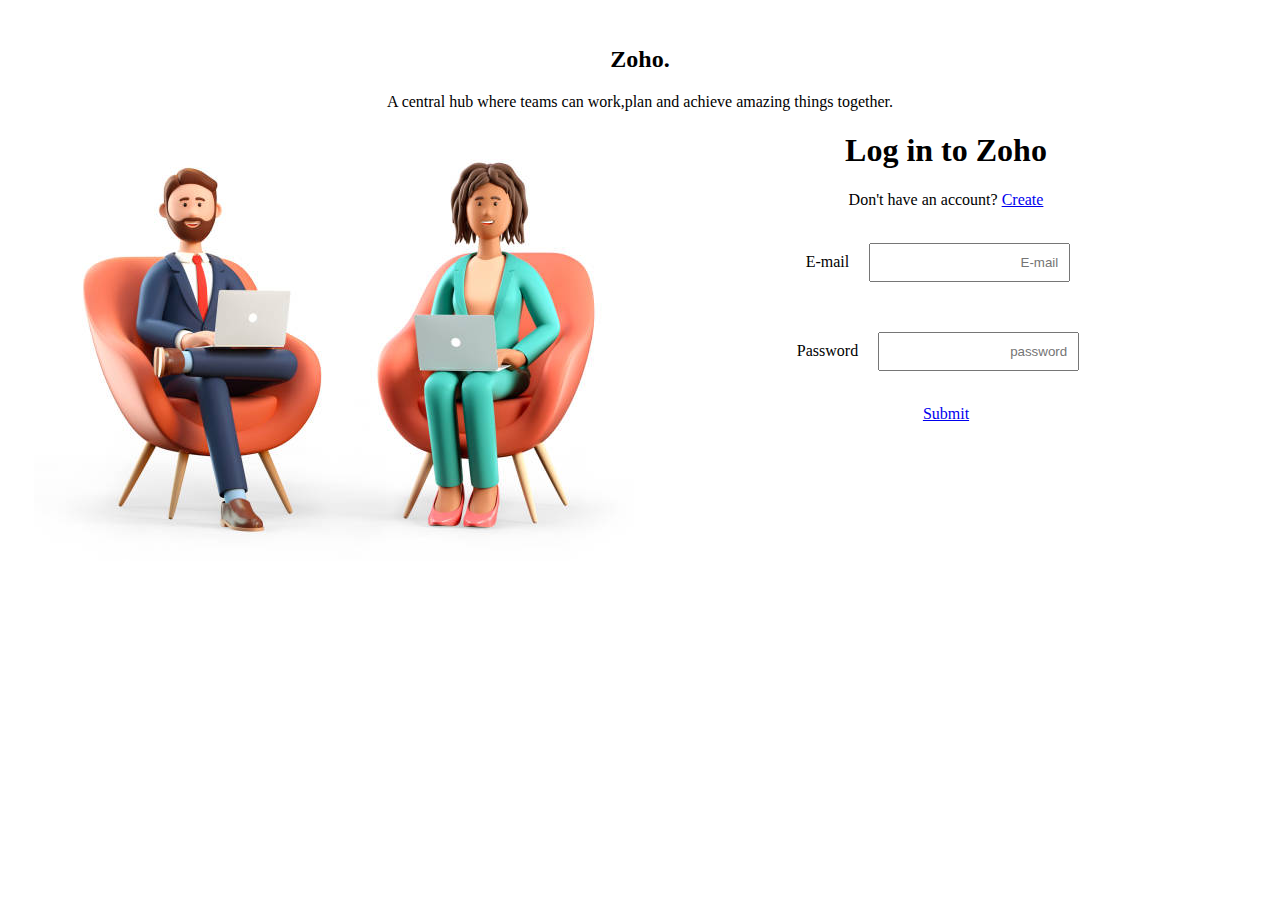
<file: login.html>
<!DOCTYPE html>
<html lang="en">
<head>
    <meta charset="UTF-8">
    <meta http-equiv="X-UA-Compatible" content="IE=edge">
    <meta name="viewport" content="width=device-width, initial-scale=1.0">
    <title>Log in</title>
    <style>
        input{
            padding: 10px;
            margin: 16px;
            text-align: right;
        }
        form{
            margin: 16px;
            padding: 10px;
            text-align: center;
        }
        #image{
            float: left;
            
        }
    </style>
</head>
<body>
    <form class="form">
        <h2>Zoho.</h2>
        <p>
                A central hub where teams can work,plan and achieve amazing things together.
        </p>
        <img src="/image/two.jpg" id="image">
        <h1>Log in to Zoho</h1>
        <label>
            Don't have an account? <a href="table.html">Create</a>
        </label>
        <br/>
        <br/>
        <label>E-mail</label>
        <input type="E-mail" placeholder="E-mail"/>
        <br/>
        <br/>
        <label>Password</label>
        <input type="password" placeholder="password"/>
        <br/>
        <br/>
        <a href="table.html">Submit</a>
    </form>
</body>
</html>
</file>
